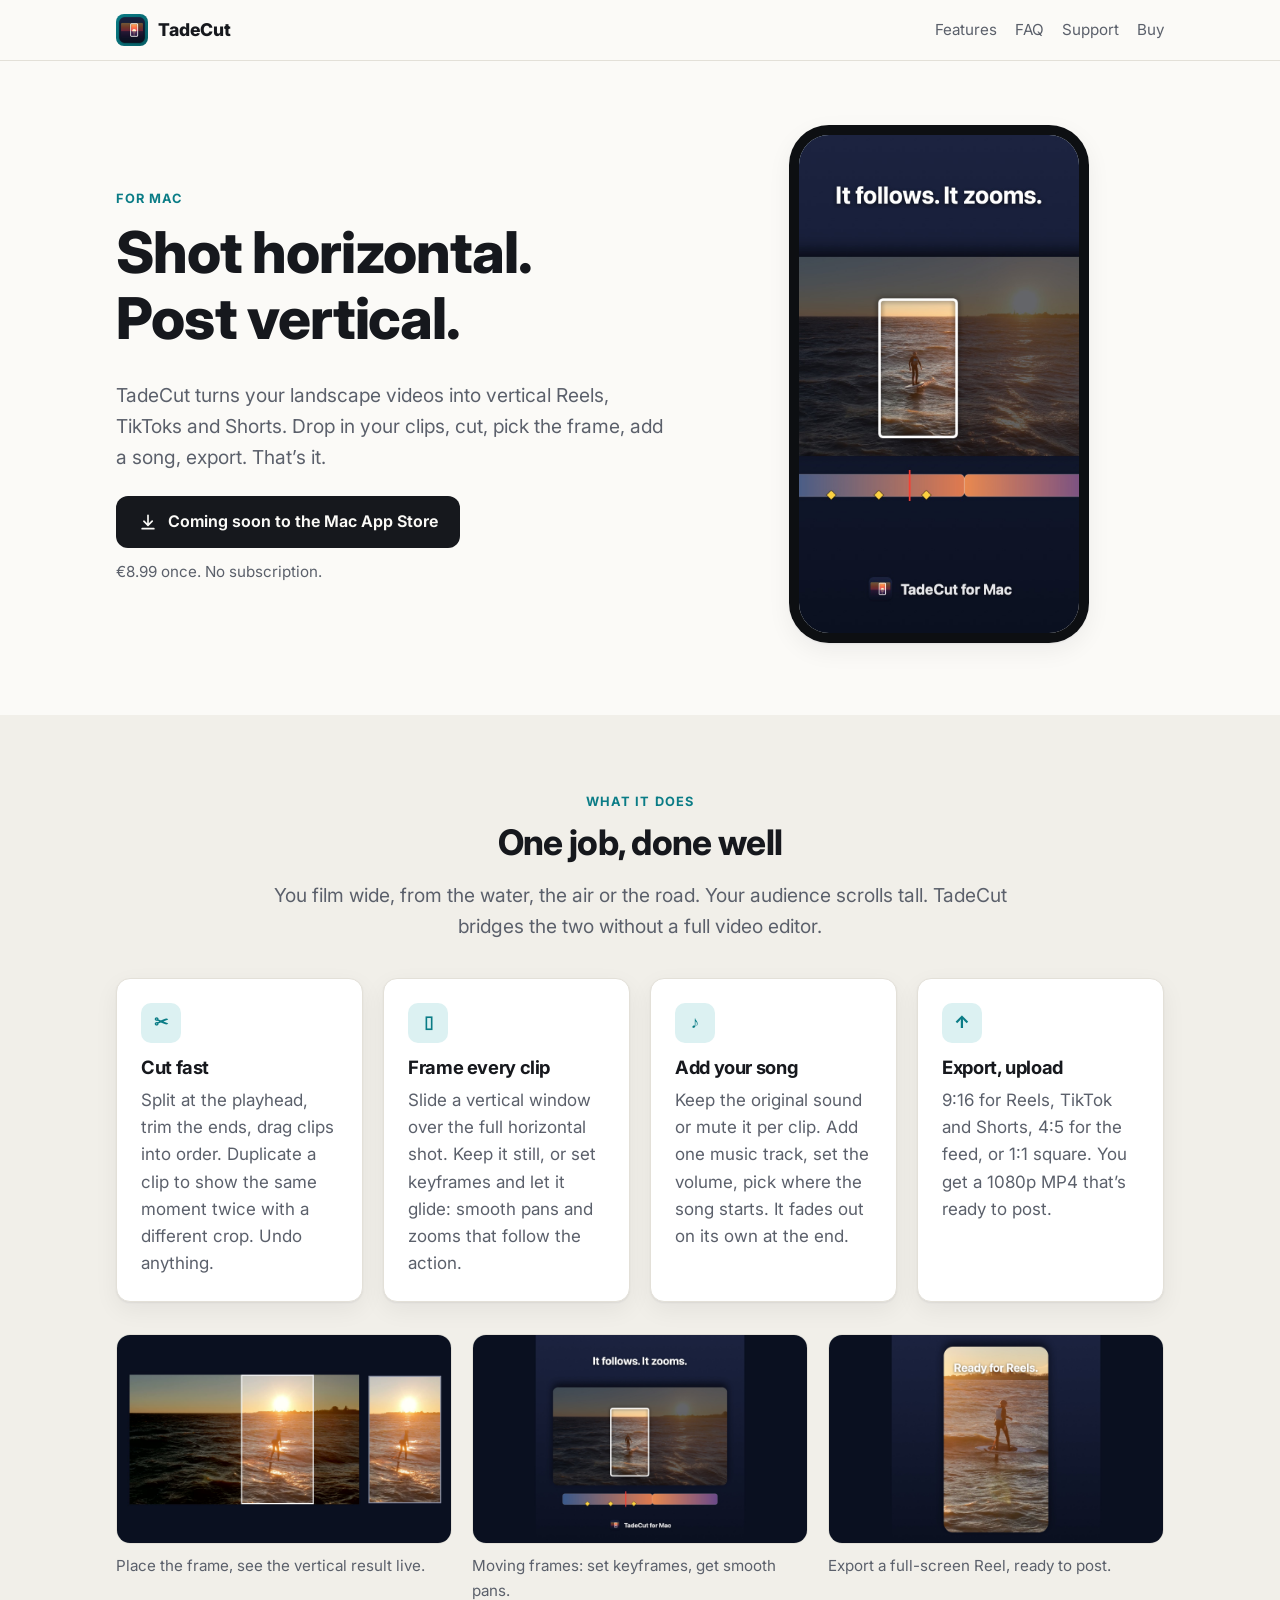
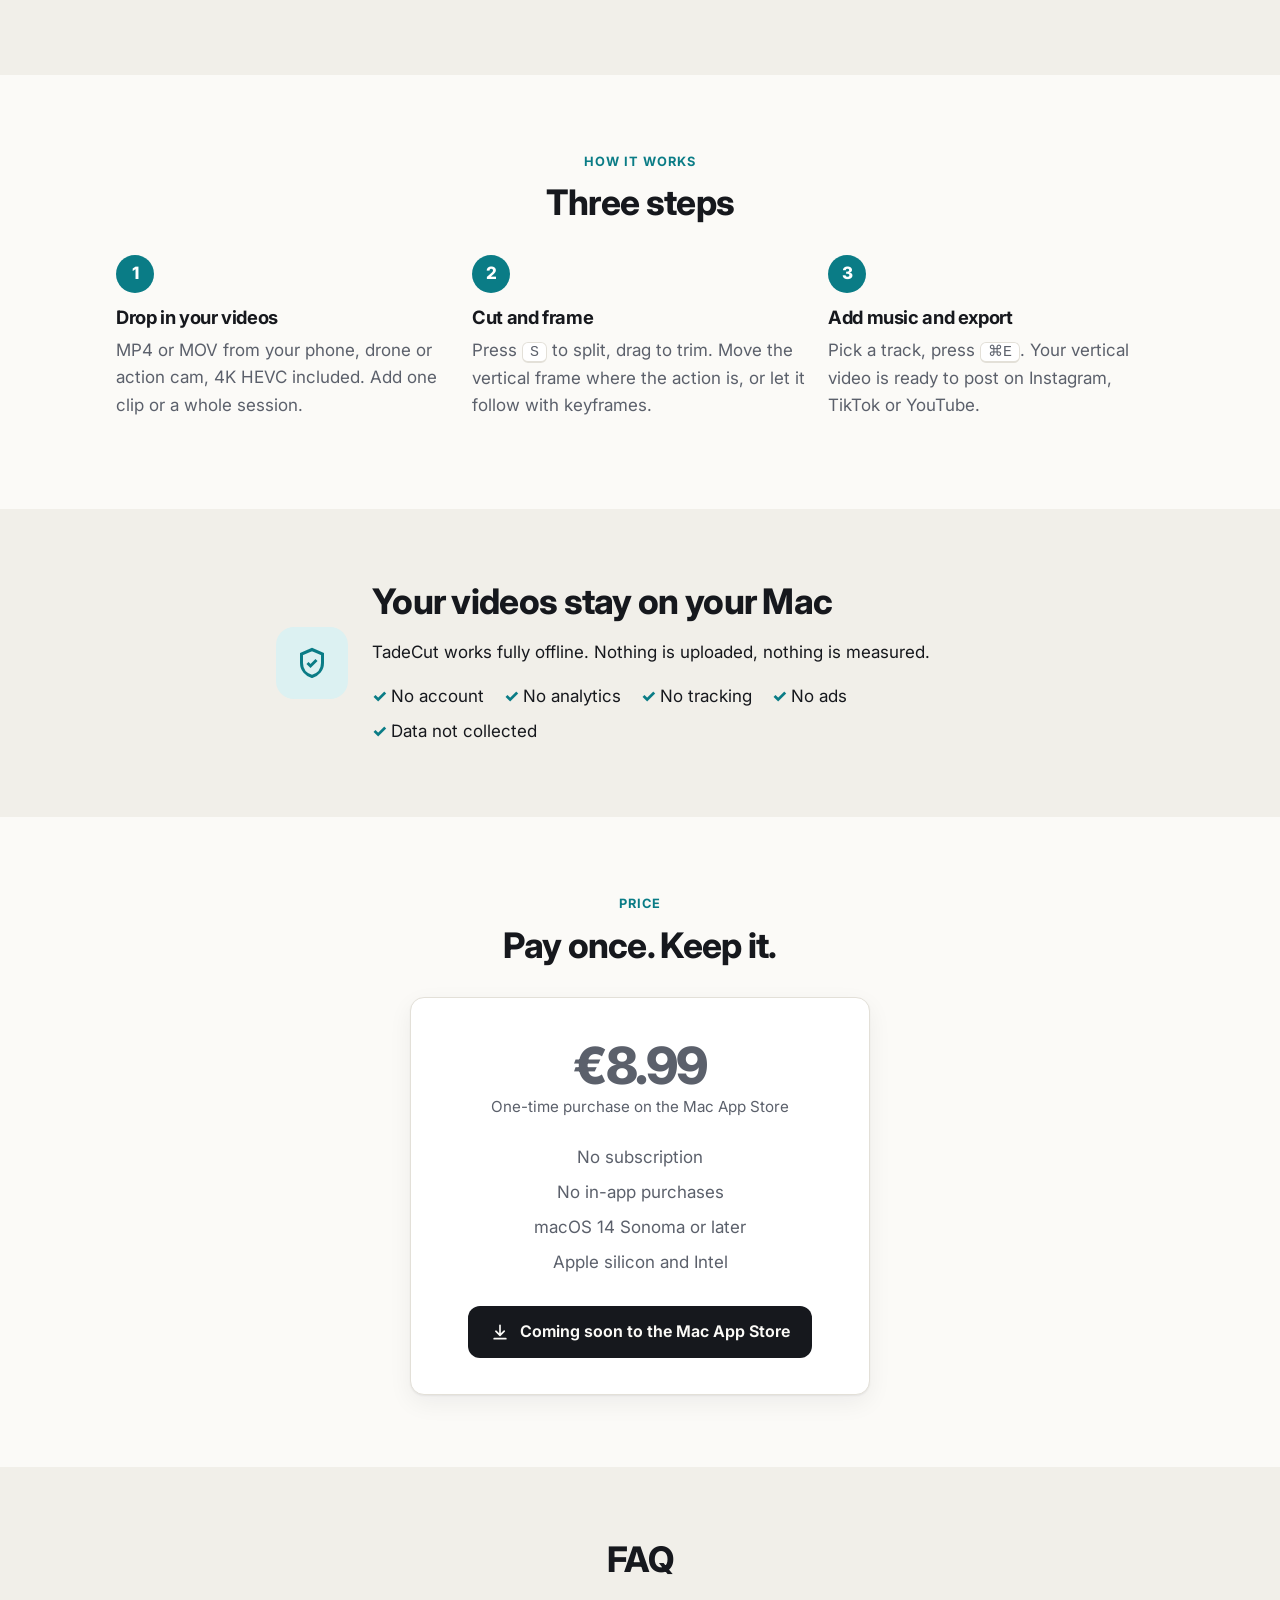
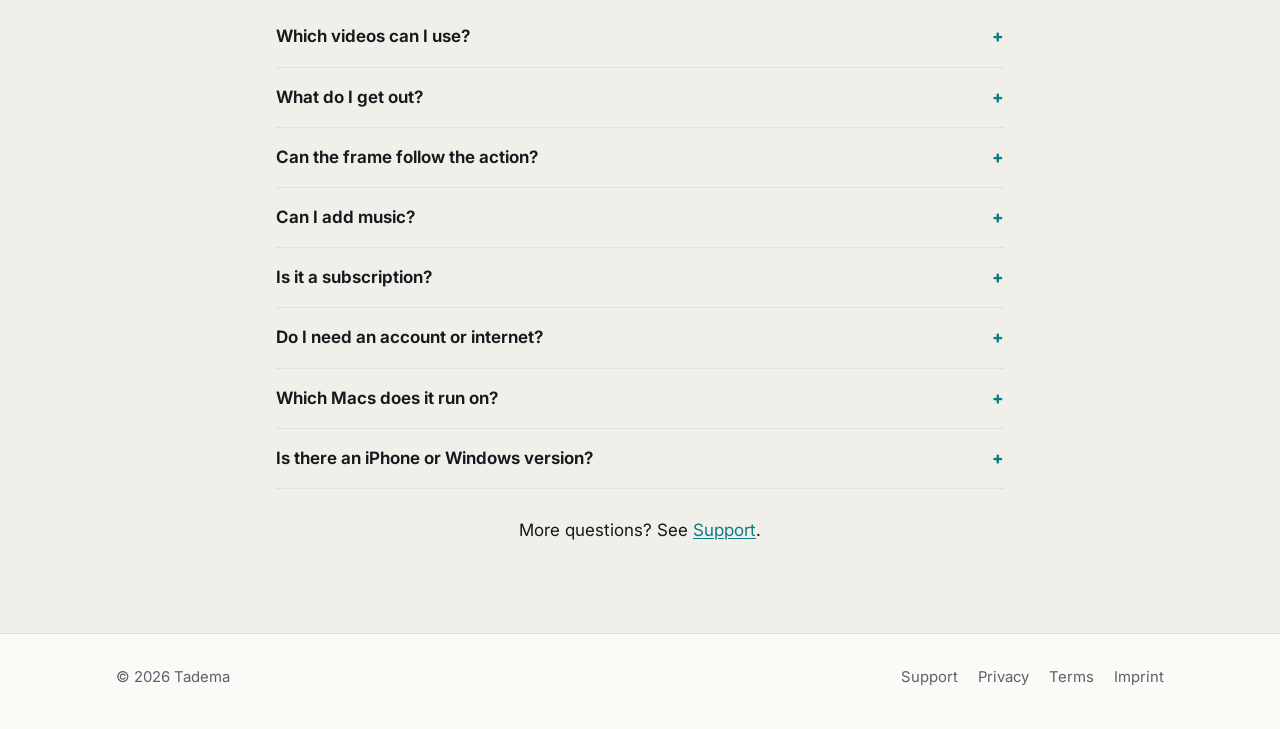
<file: index.html>
<!DOCTYPE html>
<html lang="en">
<head>
  <meta charset="utf-8">
  <meta name="viewport" content="width=device-width, initial-scale=1">
  <title>TadeCut — Shot horizontal. Post vertical.</title>
  <meta name="description" content="TadeCut is a simple Mac app that turns your horizontal videos into vertical Reels, TikToks and Shorts. Cut, frame, add music, export. €8.99 once, no subscription.">
  <meta name="color-scheme" content="light dark">
  <meta property="og:title" content="TadeCut — Shot horizontal. Post vertical.">
  <meta property="og:description" content="Turn horizontal videos into vertical Reels, TikToks and Shorts on your Mac. €8.99 once. No account, no tracking.">
  <meta property="og:image" content="assets/hero.jpg">
  <meta property="og:type" content="website">
  <link rel="icon" href="assets/icon-512.png">
  <link rel="apple-touch-icon" href="assets/icon-512.png">
  <link rel="preconnect" href="https://fonts.googleapis.com">
  <link rel="preconnect" href="https://fonts.gstatic.com" crossorigin>
  <link href="https://fonts.googleapis.com/css2?family=Inter:wght@400;600;700;800&amp;display=swap" rel="stylesheet">
  <link rel="stylesheet" href="style.css">
</head>
<body>
<a class="skip" href="#main">Skip to content</a>
<header class="site-header">
  <div class="wrap">
    <a class="brand" href="index.html"><img class="brand-icon" src="assets/icon-512.png" alt="" width="32" height="32">TadeCut</a>
    <nav class="nav" aria-label="Main">
      <a class="nav-optional" href="#features">Features</a>
      <a class="nav-optional" href="#faq">FAQ</a>
      <a href="support.html">Support</a>
      <a href="#price">Buy</a>
    </nav>
  </div>
</header>

<main id="main">
  <section class="hero">
    <div class="wrap hero-grid">
      <div>
        <span class="eyebrow">For Mac</span>
        <h1>Shot horizontal.<br>Post vertical.</h1>
        <p class="lead">TadeCut turns your landscape videos into vertical Reels, TikToks and Shorts. Drop in your clips, cut, pick the frame, add a song, export. That’s it.</p>
        <div class="hero-actions">
          <a class="btn" href="#price">
            <svg viewBox="0 0 24 24" aria-hidden="true"><path d="M12 3a1 1 0 0 1 1 1v9.59l3.3-3.3a1 1 0 1 1 1.4 1.42l-5 5a1 1 0 0 1-1.4 0l-5-5a1 1 0 0 1 1.4-1.42l3.3 3.3V4a1 1 0 0 1 1-1zM5 19a1 1 0 1 0 0 2h14a1 1 0 1 0 0-2H5z"/></svg>
            Coming soon to the Mac App Store
          </a>
          <span class="price-note">€8.99 once. No subscription.</span>
        </div>
      </div>
      <div class="phone">
        <div class="media-box ratio-9x16">
          <video autoplay muted loop playsinline poster="assets/hero.jpg">
            <source src="assets/demo.mp4" type="video/mp4">
          </video>
        </div>
      </div>
    </div>
  </section>

  <section id="features" class="section-alt">
    <div class="wrap">
      <div class="center">
        <span class="eyebrow">What it does</span>
        <h2>One job, done well</h2>
        <p class="lead">You film wide, from the water, the air or the road. Your audience scrolls tall. TadeCut bridges the two without a full video editor.</p>
      </div>
      <div class="grid grid-4 mt-36">
        <article class="card">
          <div class="icon-dot" aria-hidden="true">✂</div>
          <h3>Cut fast</h3>
          <p>Split at the playhead, trim the ends, drag clips into order. Duplicate a clip to show the same moment twice with a different crop. Undo anything.</p>
        </article>
        <article class="card">
          <div class="icon-dot" aria-hidden="true">▯</div>
          <h3>Frame every clip</h3>
          <p>Slide a vertical window over the full horizontal shot. Keep it still, or set keyframes and let it glide: smooth pans and zooms that follow the action.</p>
        </article>
        <article class="card">
          <div class="icon-dot" aria-hidden="true">♪</div>
          <h3>Add your song</h3>
          <p>Keep the original sound or mute it per clip. Add one music track, set the volume, pick where the song starts. It fades out on its own at the end.</p>
        </article>
        <article class="card">
          <div class="icon-dot" aria-hidden="true">↑</div>
          <h3>Export, upload</h3>
          <p>9:16 for Reels, TikTok and Shorts, 4:5 for the feed, or 1:1 square. You get a 1080p MP4 that’s ready to post.</p>
        </article>
      </div>

      <div class="grid grid-3 shots">
        <figure>
          <div class="media-box ratio-16x10"><img src="assets/screenshot-1.jpg" alt="A horizontal drone shot with a vertical frame on the rider, next to the vertical result" loading="lazy"></div>
          <figcaption>Place the frame, see the vertical result live.</figcaption>
        </figure>
        <figure>
          <div class="media-box ratio-16x10"><img src="assets/screenshot-2.jpg" alt="Moving frame with keyframes on a drone shot" loading="lazy"></div>
          <figcaption>Moving frames: set keyframes, get smooth pans.</figcaption>
        </figure>
        <figure>
          <div class="media-box ratio-16x10"><img src="assets/screenshot-3.jpg" alt="The finished vertical reel on a phone" loading="lazy"></div>
          <figcaption>Export a full-screen Reel, ready to post.</figcaption>
        </figure>
      </div>
    </div>
  </section>

  <section id="how">
    <div class="wrap">
      <div class="center">
        <span class="eyebrow">How it works</span>
        <h2>Three steps</h2>
      </div>
      <ol class="steps grid grid-3">
        <li>
          <h3>Drop in your videos</h3>
          <p>MP4 or MOV from your phone, drone or action cam, 4K HEVC included. Add one clip or a whole session.</p>
        </li>
        <li>
          <h3>Cut and frame</h3>
          <p>Press <kbd>S</kbd> to split, drag to trim. Move the vertical frame where the action is, or let it follow with keyframes.</p>
        </li>
        <li>
          <h3>Add music and export</h3>
          <p>Pick a track, press <kbd>⌘E</kbd>. Your vertical video is ready to post on Instagram, TikTok or YouTube.</p>
        </li>
      </ol>
    </div>
  </section>

  <section class="section-alt" id="privacy">
    <div class="wrap narrow privacy-band">
      <div class="shield" aria-hidden="true">
        <svg viewBox="0 0 24 24"><path d="M12 3l7 3v6c0 4.5-3 7.8-7 9-4-1.2-7-4.5-7-9V6l7-3z"/><path d="M9 12l2 2 4-4"/></svg>
      </div>
      <div>
        <h2>Your videos stay on your Mac</h2>
        <p>TadeCut works fully offline. Nothing is uploaded, nothing is measured.</p>
        <ul class="checks">
          <li>No account</li>
          <li>No analytics</li>
          <li>No tracking</li>
          <li>No ads</li>
          <li>Data not collected</li>
        </ul>
      </div>
    </div>
  </section>

  <section id="price">
    <div class="wrap center">
      <span class="eyebrow">Price</span>
      <h2>Pay once. Keep it.</h2>
      <div class="card price-card">
        <p class="price">€8.99</p>
        <p class="meta">One-time purchase on the Mac App Store</p>
        <ul>
          <li>No subscription</li>
          <li>No in-app purchases</li>
          <li>macOS 14 Sonoma or later</li>
          <li>Apple silicon and Intel</li>
        </ul>
        <a class="btn" href="#price">
          <svg viewBox="0 0 24 24" aria-hidden="true"><path d="M12 3a1 1 0 0 1 1 1v9.59l3.3-3.3a1 1 0 1 1 1.4 1.42l-5 5a1 1 0 0 1-1.4 0l-5-5a1 1 0 0 1 1.4-1.42l3.3 3.3V4a1 1 0 0 1 1-1zM5 19a1 1 0 1 0 0 2h14a1 1 0 1 0 0-2H5z"/></svg>
          Coming soon to the Mac App Store
        </a>
      </div>
    </div>
  </section>

  <section id="faq" class="section-alt">
    <div class="wrap narrow">
      <h2 class="center">FAQ</h2>
      <div class="faq">
        <details>
          <summary>Which videos can I use?</summary>
          <p>Any normal Mac video: MP4 and MOV, including 4K HEVC from drones, phones and action cams.</p>
        </details>
        <details>
          <summary>What do I get out?</summary>
          <p>A 1080p MP4 (H.264 video, AAC audio) in 9:16, 4:5 or 1:1. It uploads straight to Instagram, TikTok and YouTube Shorts.</p>
        </details>
        <details>
          <summary>Can the frame follow the action?</summary>
          <p>Yes. Switch a clip to Moving, set a few keyframes, and the frame glides smoothly between them, panning and zooming as you set it.</p>
        </details>
        <details>
          <summary>Can I add music?</summary>
          <p>Yes, one music track per project. You set the volume and where in the song it starts, and it fades out at the end. Make sure you have the rights to the music you use.</p>
        </details>
        <details>
          <summary>Is it a subscription?</summary>
          <p>No. €8.99 once on the Mac App Store, with no in-app purchases.</p>
        </details>
        <details>
          <summary>Do I need an account or internet?</summary>
          <p>No. TadeCut works fully offline and has no sign-in. Your videos never leave your Mac.</p>
        </details>
        <details>
          <summary>Which Macs does it run on?</summary>
          <p>Any Mac with macOS 14 Sonoma or later, Apple silicon or Intel.</p>
        </details>
        <details>
          <summary>Is there an iPhone or Windows version?</summary>
          <p>No, TadeCut is a Mac app.</p>
        </details>
      </div>
      <p class="center mt-28">More questions? See <a href="support.html">Support</a>.</p>
    </div>
  </section>
</main>

<footer class="site-footer">
  <div class="wrap">
    <span>© 2026 Tadema</span>
    <nav aria-label="Footer">
      <a href="support.html">Support</a>
      <a href="privacy.html">Privacy</a>
      <a href="terms.html">Terms</a>
      <a href="imprint.html">Imprint</a>
    </nav>
  </div>
</footer>
</body>
</html>
</file>
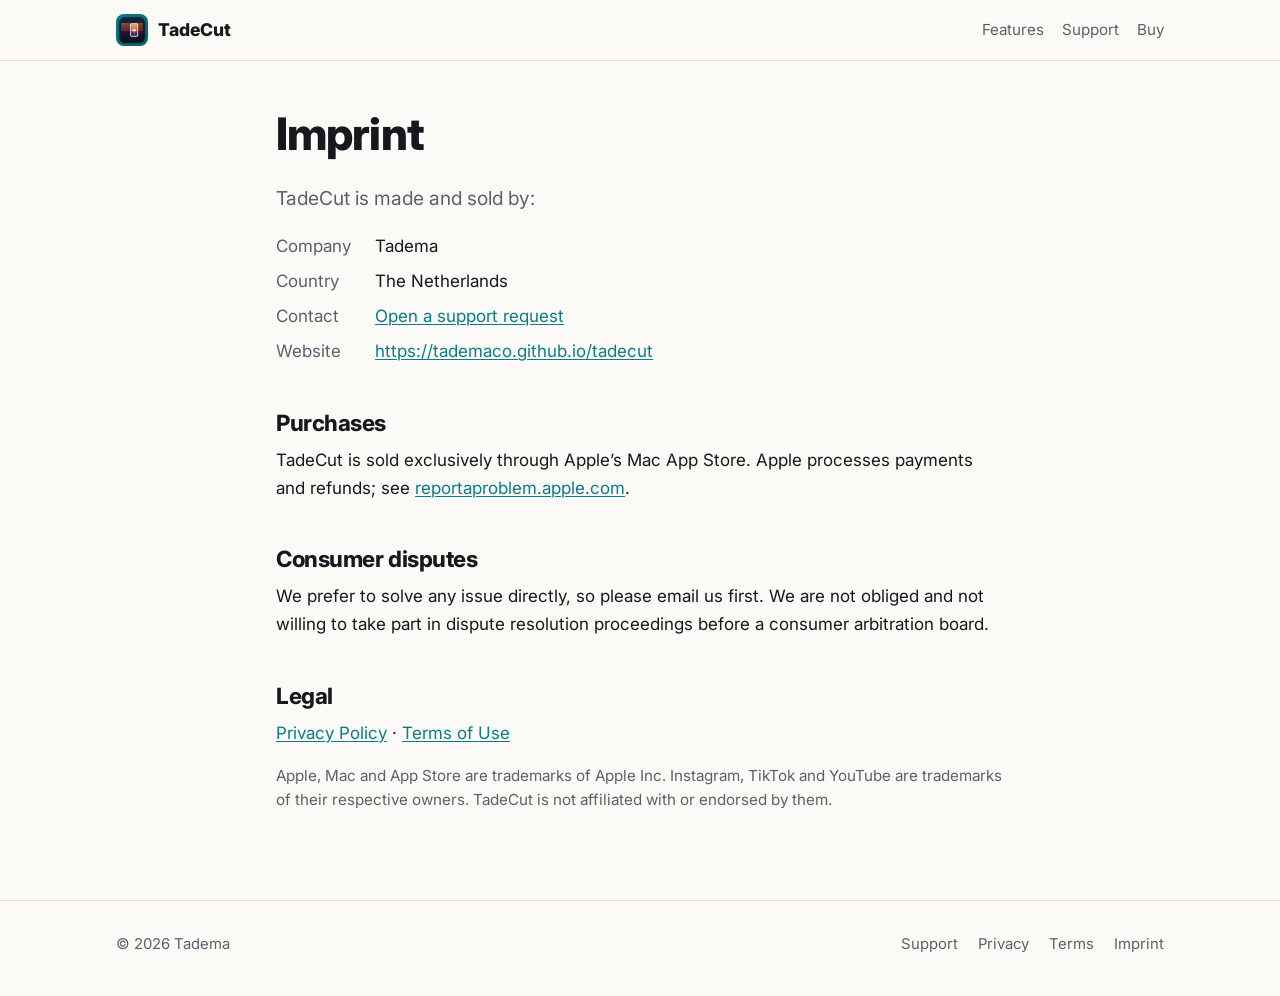
<file: imprint.html>
<!DOCTYPE html>
<html lang="en">
<head>
  <meta charset="utf-8">
  <meta name="viewport" content="width=device-width, initial-scale=1">
  <title>Imprint — TadeCut</title>
  <meta name="description" content="Company and contact information for TadeCut.">
  <meta name="color-scheme" content="light dark">
  <link rel="icon" href="assets/icon-512.png">
  <link rel="preconnect" href="https://fonts.googleapis.com">
  <link rel="preconnect" href="https://fonts.gstatic.com" crossorigin>
  <link href="https://fonts.googleapis.com/css2?family=Inter:wght@400;600;700;800&amp;display=swap" rel="stylesheet">
  <link rel="stylesheet" href="style.css">
</head>
<body>
<a class="skip" href="#main">Skip to content</a>
<header class="site-header">
  <div class="wrap">
    <a class="brand" href="index.html"><img class="brand-icon" src="assets/icon-512.png" alt="" width="32" height="32">TadeCut</a>
    <nav class="nav" aria-label="Main">
      <a class="nav-optional" href="index.html#features">Features</a>
      <a href="support.html">Support</a>
      <a href="index.html#price">Buy</a>
    </nav>
  </div>
</header>

<main id="main" class="doc">
  <div class="wrap narrow">
    <h1>Imprint</h1>
    <p class="lead">TadeCut is made and sold by:</p>

    <dl class="facts">
      <dt>Company</dt><dd>Tadema</dd>
      <dt>Country</dt><dd>The Netherlands</dd>
      <dt>Contact</dt><dd><a href="https://github.com/tademaco/tadecut/issues/new/choose">Open a support request</a></dd>
      <dt>Website</dt><dd><a href="index.html">https://tademaco.github.io/tadecut</a></dd>
    </dl>

    <h2>Purchases</h2>
    <p>TadeCut is sold exclusively through Apple’s Mac App Store. Apple processes payments and refunds; see <a href="https://reportaproblem.apple.com">reportaproblem.apple.com</a>.</p>

    <h2>Consumer disputes</h2>
    <p>We prefer to solve any issue directly, so please email us first. We are not obliged and not willing to take part in dispute resolution proceedings before a consumer arbitration board. <!-- REVIEW: adjust if you join a geschillencommissie. --></p>

    <h2>Legal</h2>
    <p><a href="privacy.html">Privacy Policy</a> · <a href="terms.html">Terms of Use</a></p>
    <p class="meta">Apple, Mac and App Store are trademarks of Apple Inc. Instagram, TikTok and YouTube are trademarks of their respective owners. TadeCut is not affiliated with or endorsed by them.</p>
  </div>
</main>

<footer class="site-footer">
  <div class="wrap">
    <span>© 2026 Tadema</span>
    <nav aria-label="Footer">
      <a href="support.html">Support</a>
      <a href="privacy.html">Privacy</a>
      <a href="terms.html">Terms</a>
      <a href="imprint.html" aria-current="page">Imprint</a>
    </nav>
  </div>
</footer>
</body>
</html>
</file>
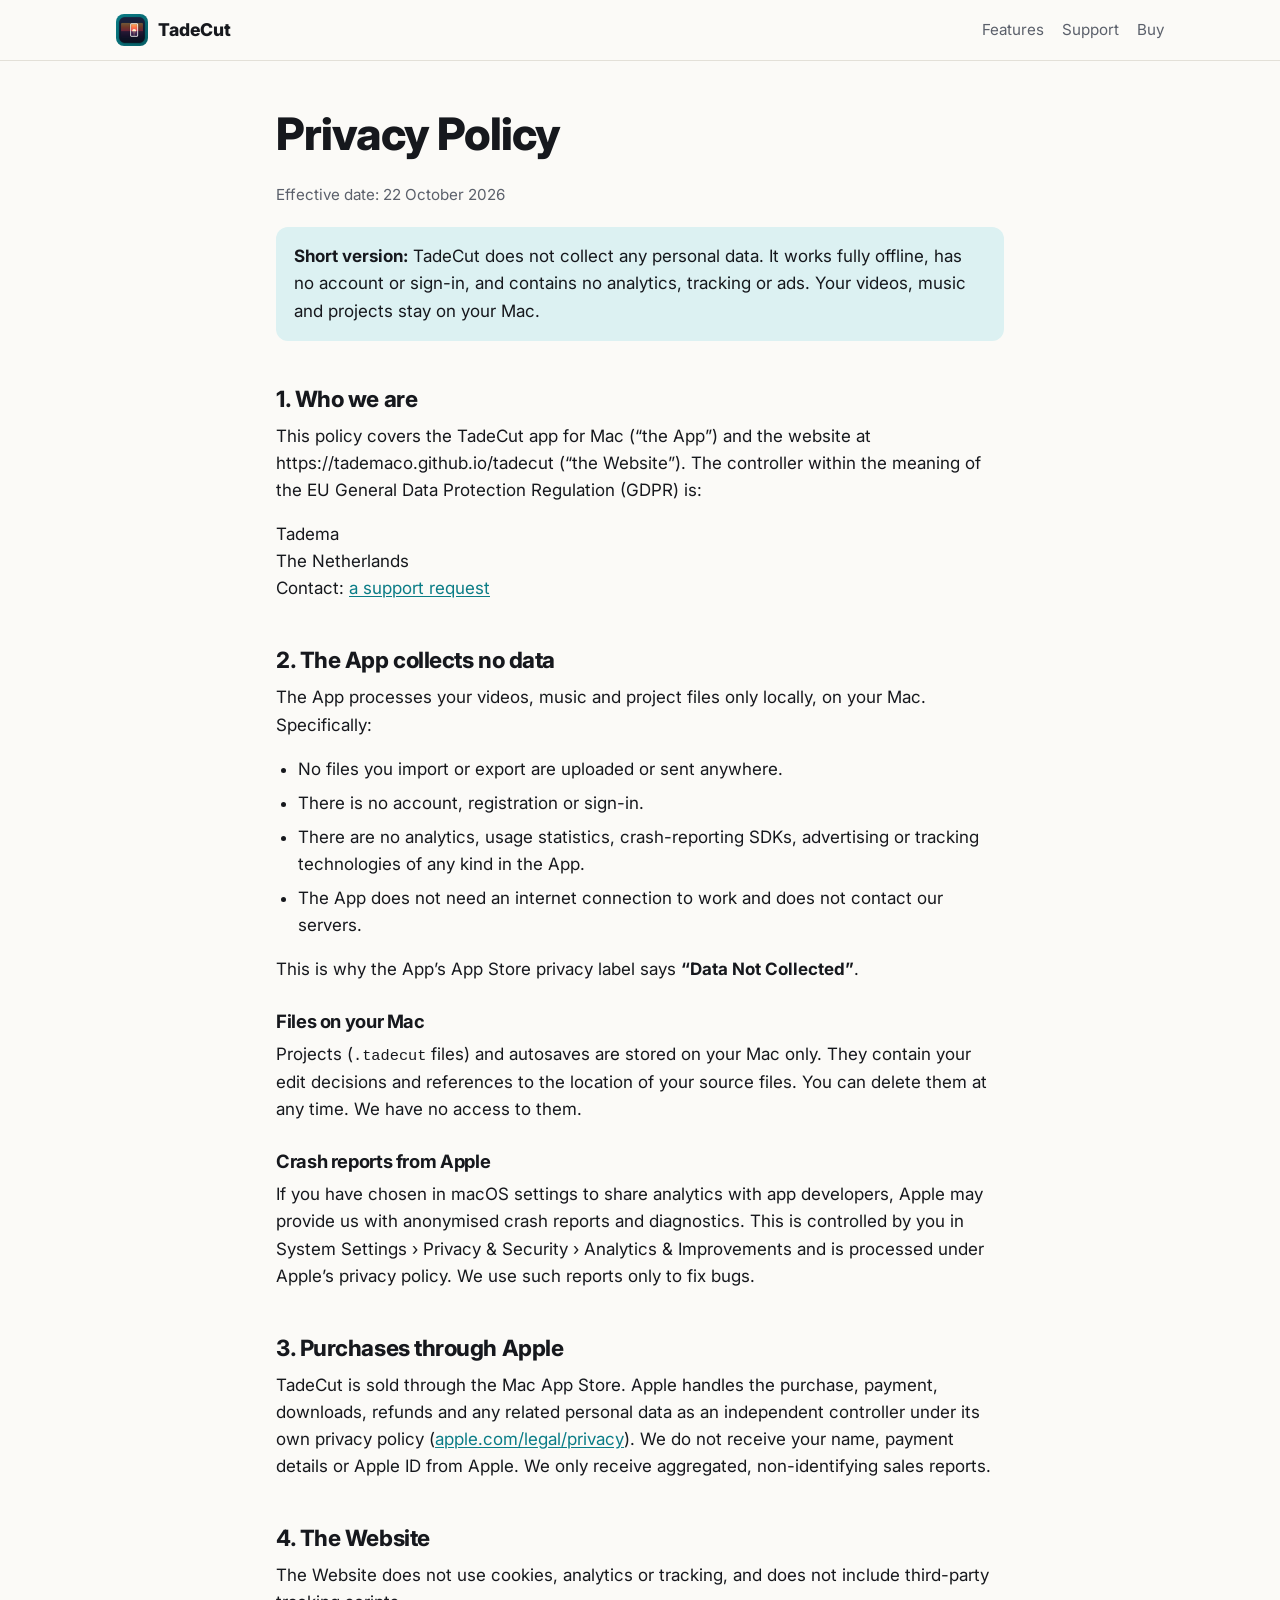
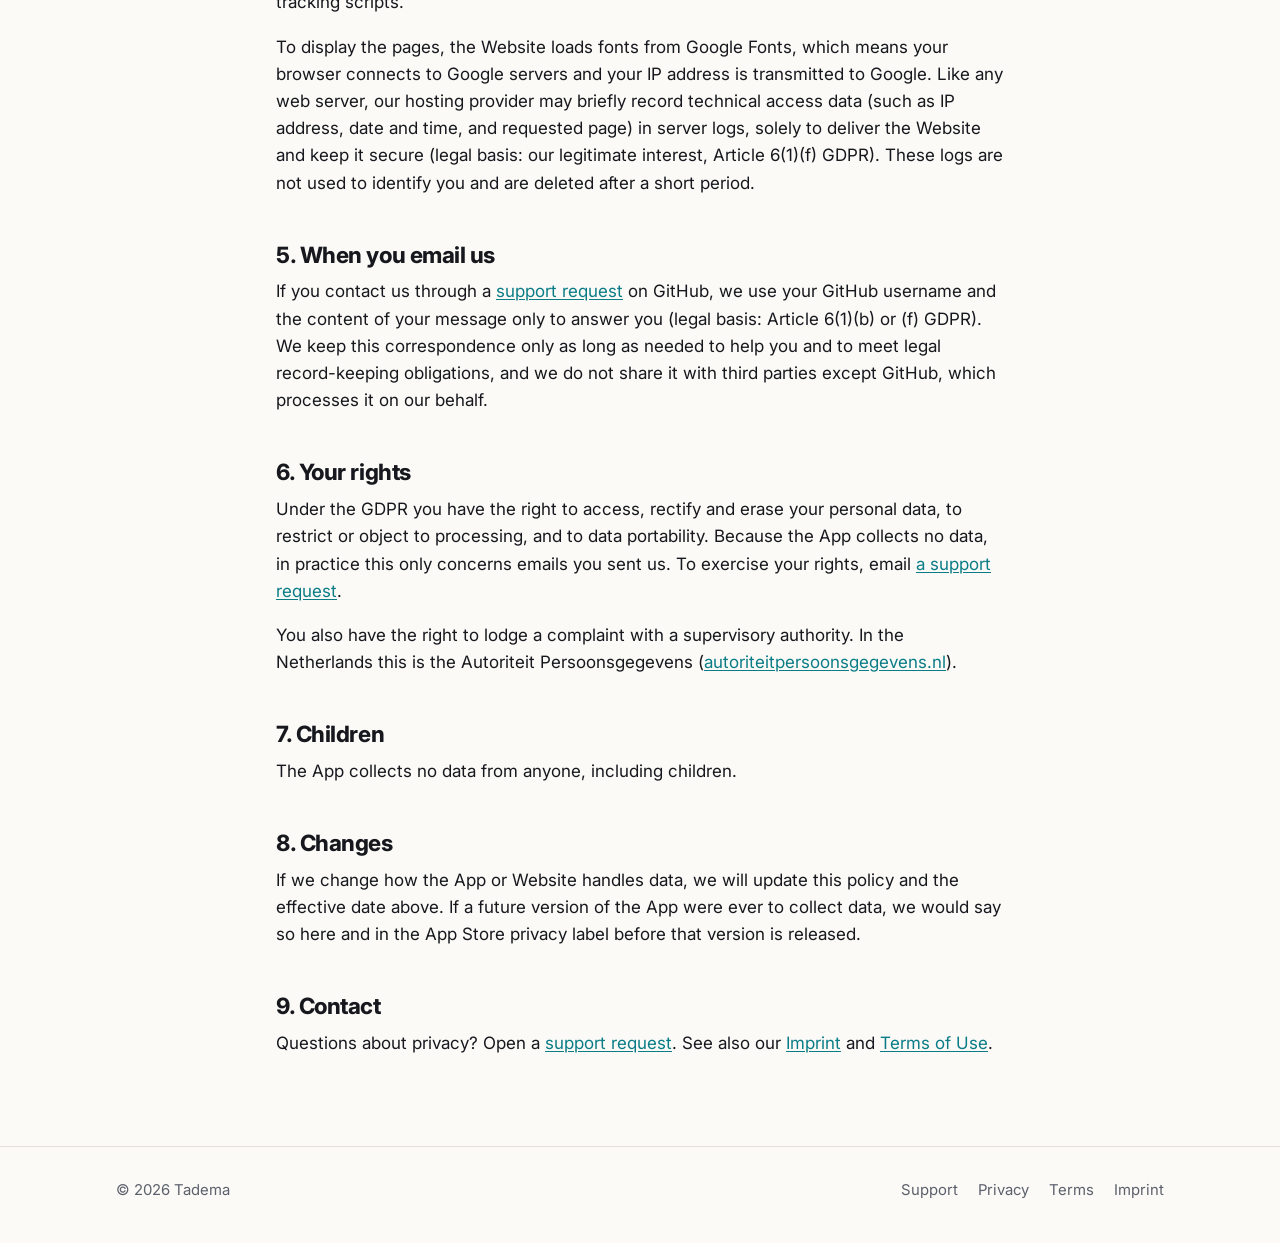
<file: privacy.html>
<!DOCTYPE html>
<html lang="en">
<head>
  <meta charset="utf-8">
  <meta name="viewport" content="width=device-width, initial-scale=1">
  <title>Privacy Policy — TadeCut</title>
  <meta name="description" content="TadeCut collects no data. Your videos never leave your Mac.">
  <meta name="color-scheme" content="light dark">
  <link rel="icon" href="assets/icon-512.png">
  <link rel="preconnect" href="https://fonts.googleapis.com">
  <link rel="preconnect" href="https://fonts.gstatic.com" crossorigin>
  <link href="https://fonts.googleapis.com/css2?family=Inter:wght@400;600;700;800&amp;display=swap" rel="stylesheet">
  <link rel="stylesheet" href="style.css">
</head>
<body>
<a class="skip" href="#main">Skip to content</a>
<header class="site-header">
  <div class="wrap">
    <a class="brand" href="index.html"><img class="brand-icon" src="assets/icon-512.png" alt="" width="32" height="32">TadeCut</a>
    <nav class="nav" aria-label="Main">
      <a class="nav-optional" href="index.html#features">Features</a>
      <a href="support.html">Support</a>
      <a href="index.html#price">Buy</a>
    </nav>
  </div>
</header>

<main id="main" class="doc">
  <div class="wrap narrow">
    <h1>Privacy Policy</h1>
    <p class="meta">Effective date: 22 October 2026</p>

    <div class="note">
      <p><strong>Short version:</strong> TadeCut does not collect any personal data. It works fully offline, has no account or sign-in, and contains no analytics, tracking or ads. Your videos, music and projects stay on your Mac.</p>
    </div>

    <h2>1. Who we are</h2>
    <p>This policy covers the TadeCut app for Mac (“the App”) and the website at https://tademaco.github.io/tadecut (“the Website”). The controller within the meaning of the EU General Data Protection Regulation (GDPR) is:</p>
    <p>Tadema<br>The Netherlands<br>Contact: <a href="https://github.com/tademaco/tadecut/issues/new/choose">a support request</a></p>

    <h2>2. The App collects no data</h2>
    <p>The App processes your videos, music and project files only locally, on your Mac. Specifically:</p>
    <ul>
      <li>No files you import or export are uploaded or sent anywhere.</li>
      <li>There is no account, registration or sign-in.</li>
      <li>There are no analytics, usage statistics, crash-reporting SDKs, advertising or tracking technologies of any kind in the App.</li>
      <li>The App does not need an internet connection to work and does not contact our servers.</li>
    </ul>
    <p>This is why the App’s App Store privacy label says <strong>“Data Not Collected”</strong>.</p>

    <h3>Files on your Mac</h3>
    <p>Projects (<code>.tadecut</code> files) and autosaves are stored on your Mac only. They contain your edit decisions and references to the location of your source files. You can delete them at any time. We have no access to them.</p>

    <h3>Crash reports from Apple</h3>
    <p>If you have chosen in macOS settings to share analytics with app developers, Apple may provide us with anonymised crash reports and diagnostics. This is controlled by you in System Settings › Privacy &amp; Security › Analytics &amp; Improvements and is processed under Apple’s privacy policy. We use such reports only to fix bugs.</p>

    <h2>3. Purchases through Apple</h2>
    <p>TadeCut is sold through the Mac App Store. Apple handles the purchase, payment, downloads, refunds and any related personal data as an independent controller under its own privacy policy (<a href="https://www.apple.com/legal/privacy/">apple.com/legal/privacy</a>). We do not receive your name, payment details or Apple ID from Apple. We only receive aggregated, non-identifying sales reports.</p>

    <h2>4. The Website</h2>
    <p>The Website does not use cookies, analytics or tracking, and does not include third-party tracking scripts.</p>
    <p>To display the pages, the Website loads fonts from Google Fonts, which means your browser connects to Google servers and your IP address is transmitted to Google. <!-- REVIEW: remove this paragraph if fonts are self-hosted. --> Like any web server, our hosting provider may briefly record technical access data (such as IP address, date and time, and requested page) in server logs, solely to deliver the Website and keep it secure (legal basis: our legitimate interest, Article 6(1)(f) GDPR). These logs are not used to identify you and are deleted after a short period.</p>

    <h2>5. When you email us</h2>
    <p>If you contact us through a <a href="https://github.com/tademaco/tadecut/issues/new/choose">support request</a> on GitHub, we use your GitHub username and the content of your message only to answer you (legal basis: Article 6(1)(b) or (f) GDPR). We keep this correspondence only as long as needed to help you and to meet legal record-keeping obligations, and we do not share it with third parties except GitHub, which processes it on our behalf.</p>

    <h2>6. Your rights</h2>
    <p>Under the GDPR you have the right to access, rectify and erase your personal data, to restrict or object to processing, and to data portability. Because the App collects no data, in practice this only concerns emails you sent us. To exercise your rights, email <a href="https://github.com/tademaco/tadecut/issues/new/choose">a support request</a>.</p>
    <p>You also have the right to lodge a complaint with a supervisory authority. In the Netherlands this is the Autoriteit Persoonsgegevens (<a href="https://autoriteitpersoonsgegevens.nl">autoriteitpersoonsgegevens.nl</a>).</p>

    <h2>7. Children</h2>
    <p>The App collects no data from anyone, including children.</p>

    <h2>8. Changes</h2>
    <p>If we change how the App or Website handles data, we will update this policy and the effective date above. If a future version of the App were ever to collect data, we would say so here and in the App Store privacy label before that version is released.</p>

    <h2>9. Contact</h2>
    <p>Questions about privacy? Open a <a href="https://github.com/tademaco/tadecut/issues/new/choose">support request</a>. See also our <a href="imprint.html">Imprint</a> and <a href="terms.html">Terms of Use</a>.</p>
  </div>
</main>

<footer class="site-footer">
  <div class="wrap">
    <span>© 2026 Tadema</span>
    <nav aria-label="Footer">
      <a href="support.html">Support</a>
      <a href="privacy.html" aria-current="page">Privacy</a>
      <a href="terms.html">Terms</a>
      <a href="imprint.html">Imprint</a>
    </nav>
  </div>
</footer>
</body>
</html>
</file>
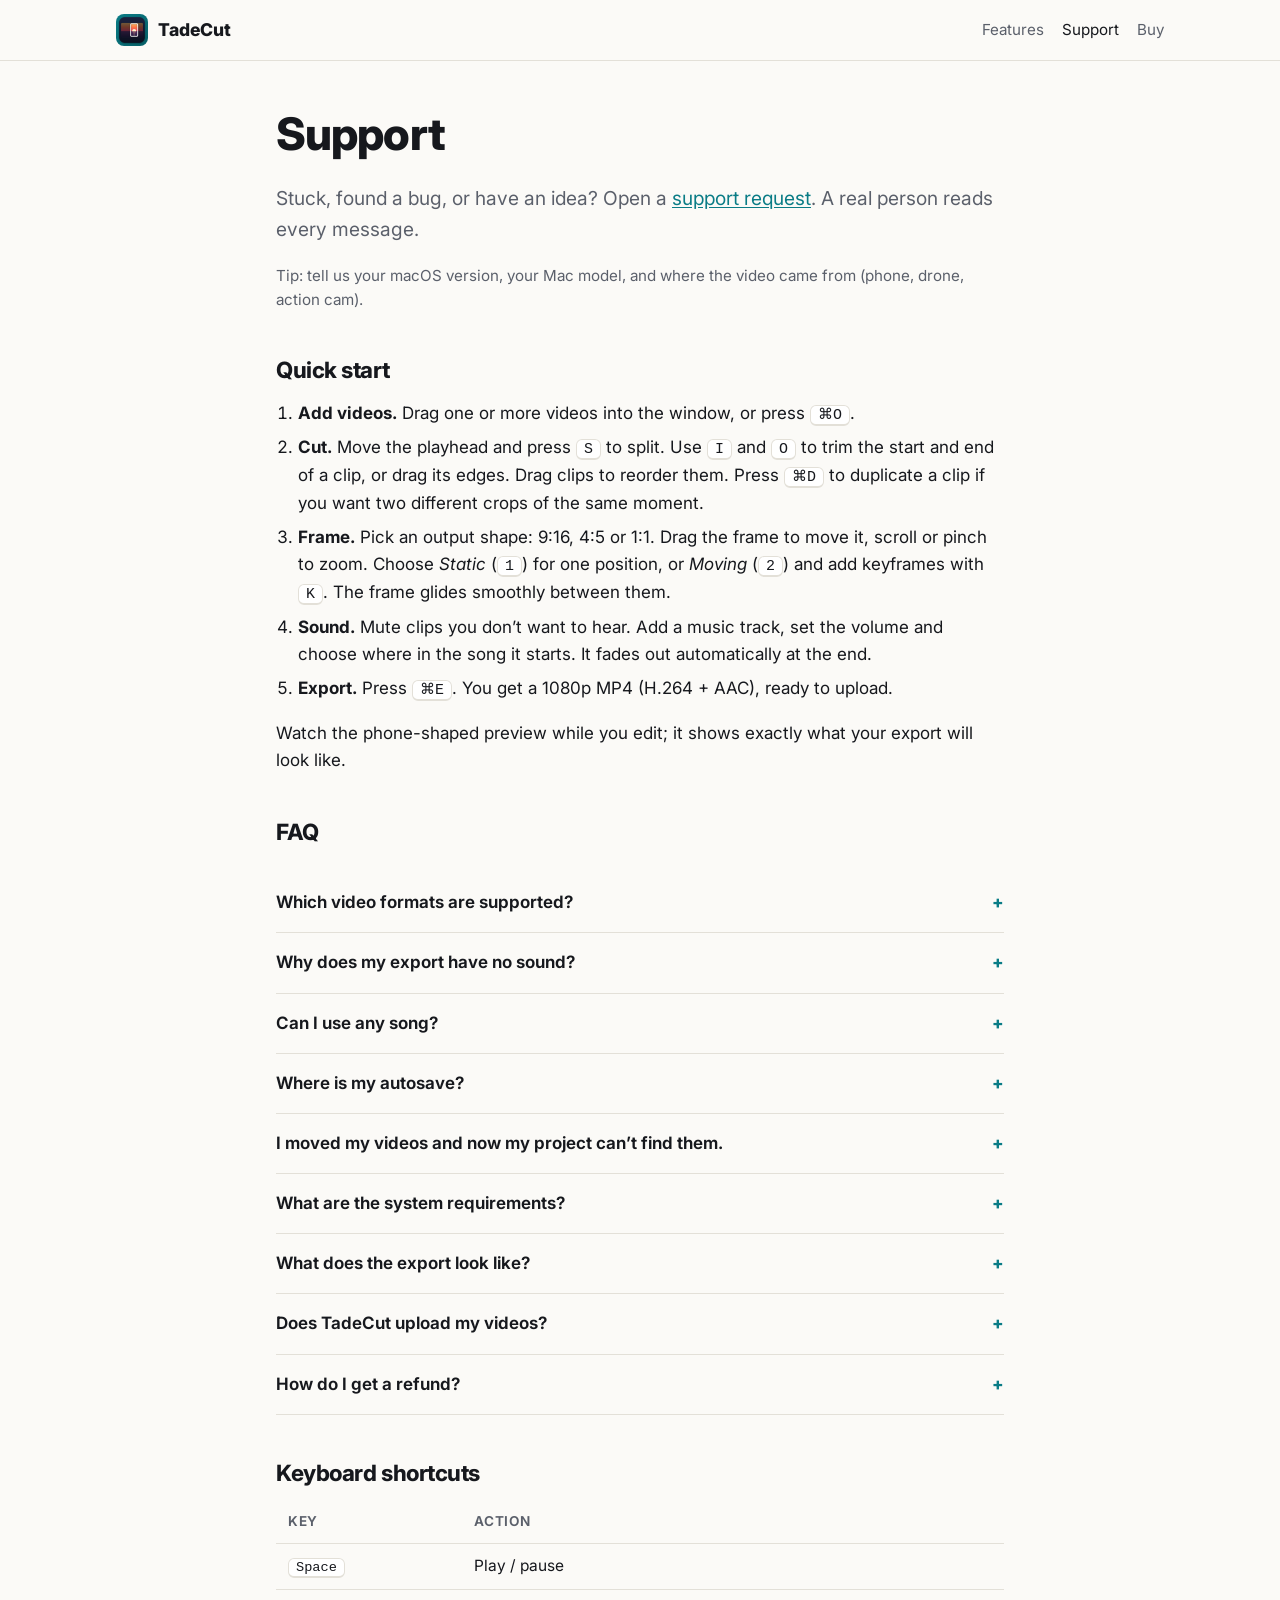
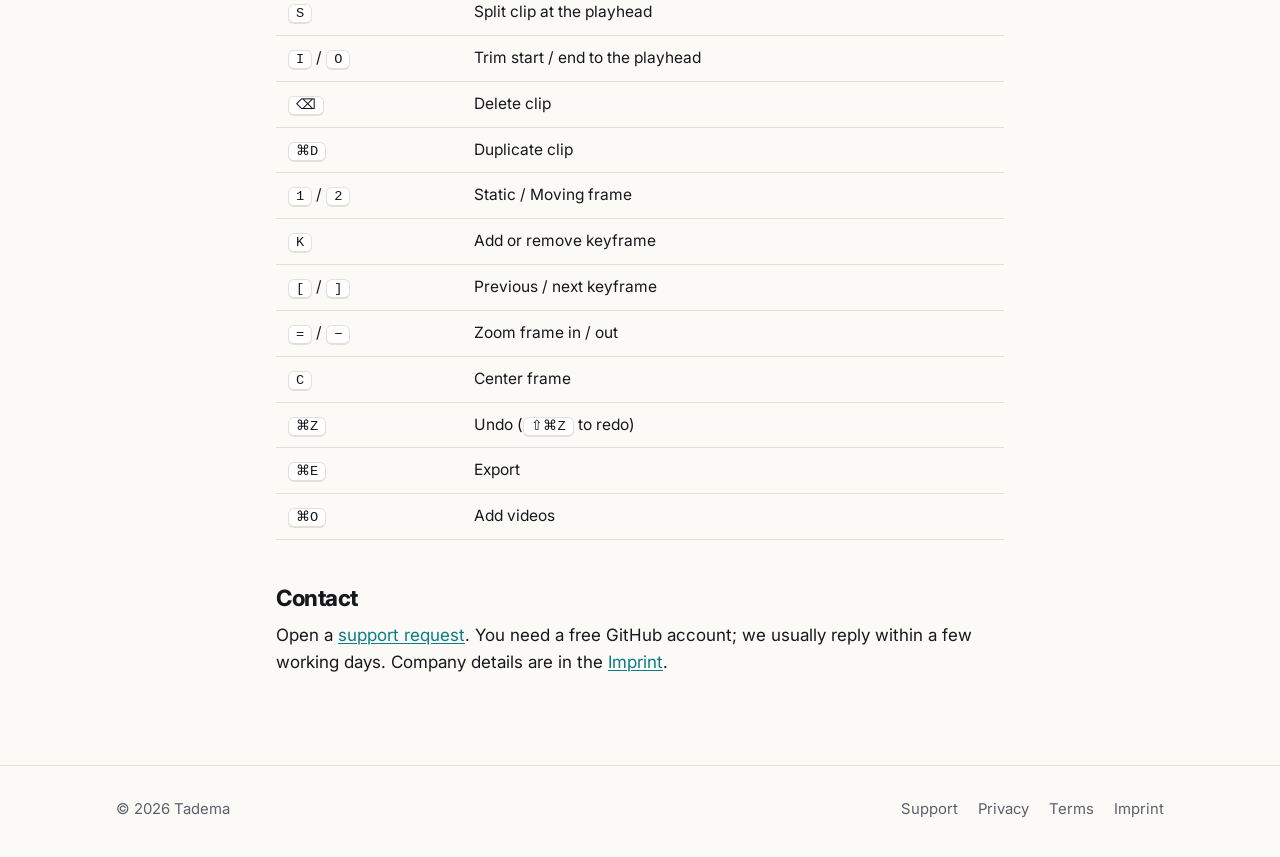
<file: support.html>
<!DOCTYPE html>
<html lang="en">
<head>
  <meta charset="utf-8">
  <meta name="viewport" content="width=device-width, initial-scale=1">
  <title>Support — TadeCut</title>
  <meta name="description" content="Help for TadeCut: quick start, FAQ, keyboard shortcuts and contact.">
  <meta name="color-scheme" content="light dark">
  <link rel="icon" href="assets/icon-512.png">
  <link rel="preconnect" href="https://fonts.googleapis.com">
  <link rel="preconnect" href="https://fonts.gstatic.com" crossorigin>
  <link href="https://fonts.googleapis.com/css2?family=Inter:wght@400;600;700;800&amp;display=swap" rel="stylesheet">
  <link rel="stylesheet" href="style.css">
</head>
<body>
<a class="skip" href="#main">Skip to content</a>
<header class="site-header">
  <div class="wrap">
    <a class="brand" href="index.html"><img class="brand-icon" src="assets/icon-512.png" alt="" width="32" height="32">TadeCut</a>
    <nav class="nav" aria-label="Main">
      <a class="nav-optional" href="index.html#features">Features</a>
      <a href="support.html" aria-current="page">Support</a>
      <a href="index.html#price">Buy</a>
    </nav>
  </div>
</header>

<main id="main" class="doc">
  <div class="wrap narrow">
    <h1>Support</h1>
    <p class="lead">Stuck, found a bug, or have an idea? Open a <a href="https://github.com/tademaco/tadecut/issues/new/choose">support request</a>. A real person reads every message.</p>
    <p class="meta">Tip: tell us your macOS version, your Mac model, and where the video came from (phone, drone, action cam).</p>

    <h2 id="quick-start">Quick start</h2>
    <ol>
      <li><strong>Add videos.</strong> Drag one or more videos into the window, or press <kbd>⌘O</kbd>.</li>
      <li><strong>Cut.</strong> Move the playhead and press <kbd>S</kbd> to split. Use <kbd>I</kbd> and <kbd>O</kbd> to trim the start and end of a clip, or drag its edges. Drag clips to reorder them. Press <kbd>⌘D</kbd> to duplicate a clip if you want two different crops of the same moment.</li>
      <li><strong>Frame.</strong> Pick an output shape: 9:16, 4:5 or 1:1. Drag the frame to move it, scroll or pinch to zoom. Choose <em>Static</em> (<kbd>1</kbd>) for one position, or <em>Moving</em> (<kbd>2</kbd>) and add keyframes with <kbd>K</kbd>. The frame glides smoothly between them.</li>
      <li><strong>Sound.</strong> Mute clips you don’t want to hear. Add a music track, set the volume and choose where in the song it starts. It fades out automatically at the end.</li>
      <li><strong>Export.</strong> Press <kbd>⌘E</kbd>. You get a 1080p MP4 (H.264 + AAC), ready to upload.</li>
    </ol>
    <p>Watch the phone-shaped preview while you edit; it shows exactly what your export will look like.</p>

    <h2 id="faq">FAQ</h2>
    <div class="faq">
      <details>
        <summary>Which video formats are supported?</summary>
        <p>Any normal Mac video: MP4 and MOV, including H.264 and HEVC (H.265), up to 4K, from phones, drones and action cams. If QuickTime Player on your Mac can play it, TadeCut can usually open it.</p>
      </details>
      <details>
        <summary>Why does my export have no sound?</summary>
        <p>Two common reasons: the clip is muted in TadeCut (check the mute toggle on each clip), or the source video has no audio track at all. Many drones record without sound. Add a music track if you want audio.</p>
      </details>
      <details>
        <summary>Can I use any song?</summary>
        <p>TadeCut will let you add any audio file, but you need the rights to use it. Commercial songs are usually licensed for personal listening only. Instagram, TikTok and YouTube may mute or remove videos with unlicensed music. Royalty-free music, or adding the platform’s own licensed audio in their app after uploading, are safer choices.</p>
      </details>
      <details>
        <summary>Where is my autosave?</summary>
        <p>TadeCut saves your work automatically while you edit and restores it when you reopen the app. The autosave lives in the app’s own Application Support folder on your Mac (for the App Store version: <code>~/Library/Containers/co.tadema.TadeCut/Data/Library/Application Support/TadeCut/Autosave.tadecut</code>). To keep a project, use File › Save Project (<kbd>⌘S</kbd>) to create your own <code>.tadecut</code> file.</p>
      </details>
      <details>
        <summary>I moved my videos and now my project can’t find them.</summary>
        <p>A <code>.tadecut</code> project doesn’t contain your videos; it remembers where they are on your Mac. If you move, rename or delete the source files (or unplug the drive they are on), the project can’t find them. Put the files back in their original location, or reconnect the drive, and open the project again.</p>
      </details>
      <details>
        <summary>What are the system requirements?</summary>
        <p>macOS 14 Sonoma or later, on a Mac with Apple silicon or Intel. Editing 4K HEVC is smoothest on Apple silicon.</p>
      </details>
      <details>
        <summary>What does the export look like?</summary>
        <p>A 1080p MP4 file with H.264 video and AAC audio, in the shape you picked: 9:16 (1080×1920), 4:5 (1080×1350) or 1:1 (1080×1080).</p>
      </details>
      <details>
        <summary>Does TadeCut upload my videos?</summary>
        <p>No. Everything happens on your Mac, offline. There is no account and no tracking. See the <a href="privacy.html">Privacy Policy</a>.</p>
      </details>
      <details>
        <summary>How do I get a refund?</summary>
        <p>Purchases are handled by Apple. Request a refund at <a href="https://reportaproblem.apple.com">reportaproblem.apple.com</a>.</p>
      </details>
    </div>

    <h2 id="shortcuts">Keyboard shortcuts</h2>
    <div class="table-wrap">
      <table>
        <thead><tr><th scope="col">Key</th><th scope="col">Action</th></tr></thead>
        <tbody>
          <tr><td><kbd>Space</kbd></td><td>Play / pause</td></tr>
          <tr><td><kbd>S</kbd></td><td>Split clip at the playhead</td></tr>
          <tr><td><kbd>I</kbd> / <kbd>O</kbd></td><td>Trim start / end to the playhead</td></tr>
          <tr><td><kbd>⌫</kbd></td><td>Delete clip</td></tr>
          <tr><td><kbd>⌘D</kbd></td><td>Duplicate clip</td></tr>
          <tr><td><kbd>1</kbd> / <kbd>2</kbd></td><td>Static / Moving frame</td></tr>
          <tr><td><kbd>K</kbd></td><td>Add or remove keyframe</td></tr>
          <tr><td><kbd>[</kbd> / <kbd>]</kbd></td><td>Previous / next keyframe</td></tr>
          <tr><td><kbd>=</kbd> / <kbd>−</kbd></td><td>Zoom frame in / out</td></tr>
          <tr><td><kbd>C</kbd></td><td>Center frame</td></tr>
          <tr><td><kbd>⌘Z</kbd></td><td>Undo (<kbd>⇧⌘Z</kbd> to redo)</td></tr>
          <tr><td><kbd>⌘E</kbd></td><td>Export</td></tr>
          <tr><td><kbd>⌘O</kbd></td><td>Add videos</td></tr>
        </tbody>
      </table>
    </div>

    <h2 id="contact">Contact</h2>
    <p>Open a <a href="https://github.com/tademaco/tadecut/issues/new/choose">support request</a>. You need a free GitHub account; we usually reply within a few working days. Company details are in the <a href="imprint.html">Imprint</a>.</p>
  </div>
</main>

<footer class="site-footer">
  <div class="wrap">
    <span>© 2026 Tadema</span>
    <nav aria-label="Footer">
      <a href="support.html" aria-current="page">Support</a>
      <a href="privacy.html">Privacy</a>
      <a href="terms.html">Terms</a>
      <a href="imprint.html">Imprint</a>
    </nav>
  </div>
</footer>
</body>
</html>
</file>
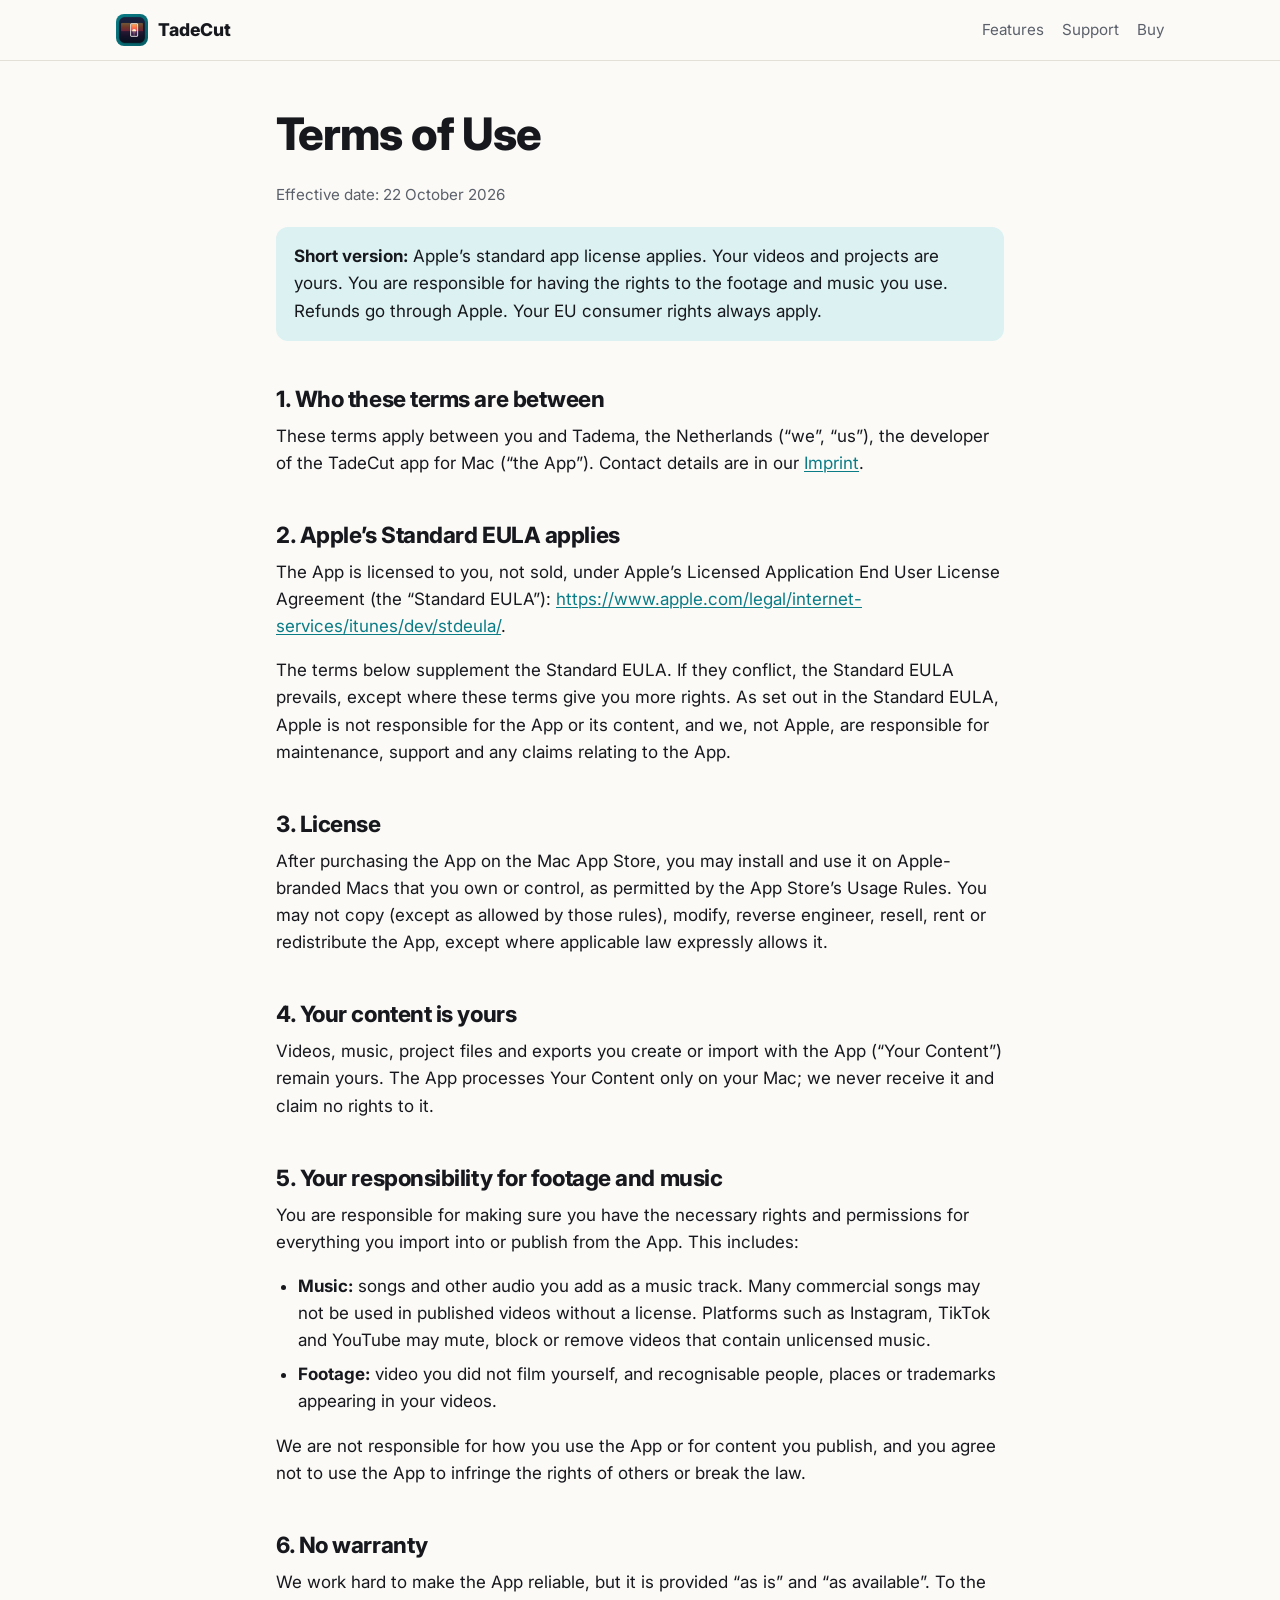
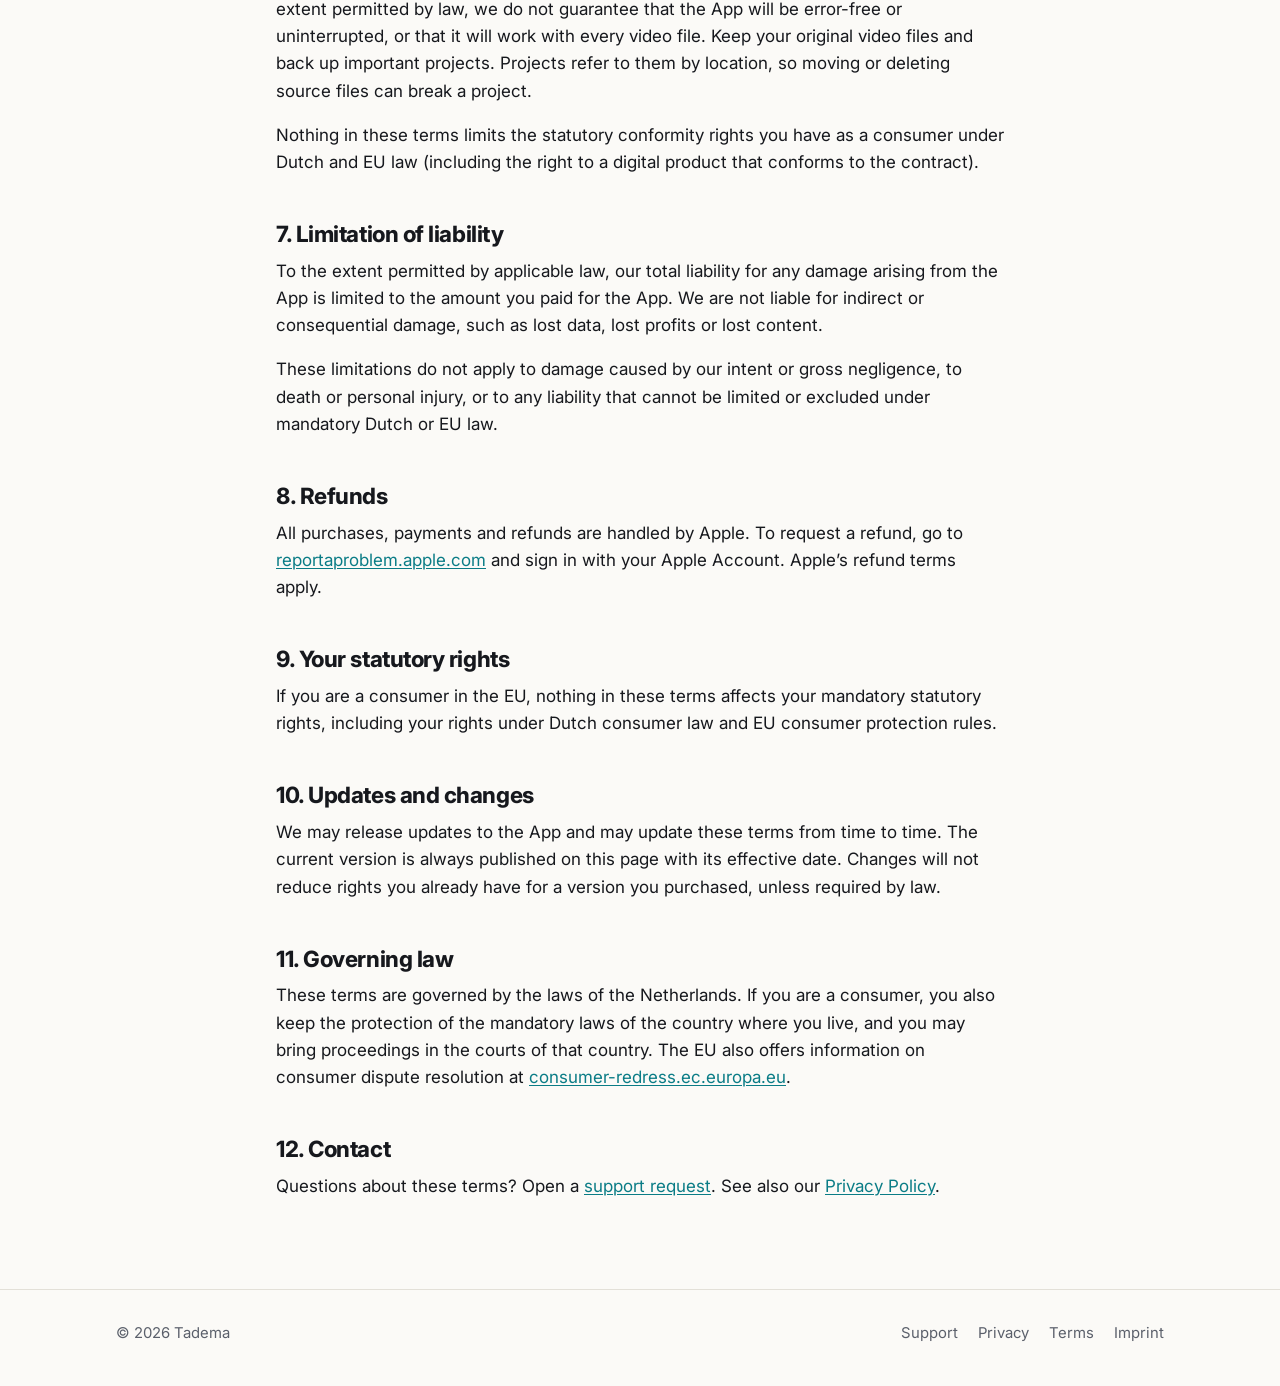
<file: terms.html>
<!DOCTYPE html>
<html lang="en">
<head>
  <meta charset="utf-8">
  <meta name="viewport" content="width=device-width, initial-scale=1">
  <title>Terms of Use — TadeCut</title>
  <meta name="description" content="Terms of Use and license terms for the TadeCut Mac app.">
  <meta name="color-scheme" content="light dark">
  <link rel="icon" href="assets/icon-512.png">
  <link rel="preconnect" href="https://fonts.googleapis.com">
  <link rel="preconnect" href="https://fonts.gstatic.com" crossorigin>
  <link href="https://fonts.googleapis.com/css2?family=Inter:wght@400;600;700;800&amp;display=swap" rel="stylesheet">
  <link rel="stylesheet" href="style.css">
</head>
<body>
<a class="skip" href="#main">Skip to content</a>
<header class="site-header">
  <div class="wrap">
    <a class="brand" href="index.html"><img class="brand-icon" src="assets/icon-512.png" alt="" width="32" height="32">TadeCut</a>
    <nav class="nav" aria-label="Main">
      <a class="nav-optional" href="index.html#features">Features</a>
      <a href="support.html">Support</a>
      <a href="index.html#price">Buy</a>
    </nav>
  </div>
</header>

<main id="main" class="doc">
  <div class="wrap narrow">
    <h1>Terms of Use</h1>
    <p class="meta">Effective date: 22 October 2026</p>

    <div class="note">
      <p><strong>Short version:</strong> Apple’s standard app license applies. Your videos and projects are yours. You are responsible for having the rights to the footage and music you use. Refunds go through Apple. Your EU consumer rights always apply.</p>
    </div>

    <h2>1. Who these terms are between</h2>
    <p>These terms apply between you and Tadema, the Netherlands (“we”, “us”), the developer of the TadeCut app for Mac (“the App”). Contact details are in our <a href="imprint.html">Imprint</a>.</p>

    <h2>2. Apple’s Standard EULA applies</h2>
    <p>The App is licensed to you, not sold, under Apple’s Licensed Application End User License Agreement (the “Standard EULA”): <a href="https://www.apple.com/legal/internet-services/itunes/dev/stdeula/">https://www.apple.com/legal/internet-services/itunes/dev/stdeula/</a>.</p>
    <p>The terms below supplement the Standard EULA. If they conflict, the Standard EULA prevails, except where these terms give you more rights. As set out in the Standard EULA, Apple is not responsible for the App or its content, and we, not Apple, are responsible for maintenance, support and any claims relating to the App.</p>

    <h2>3. License</h2>
    <p>After purchasing the App on the Mac App Store, you may install and use it on Apple-branded Macs that you own or control, as permitted by the App Store’s Usage Rules. You may not copy (except as allowed by those rules), modify, reverse engineer, resell, rent or redistribute the App, except where applicable law expressly allows it.</p>

    <h2>4. Your content is yours</h2>
    <p>Videos, music, project files and exports you create or import with the App (“Your Content”) remain yours. The App processes Your Content only on your Mac; we never receive it and claim no rights to it.</p>

    <h2>5. Your responsibility for footage and music</h2>
    <p>You are responsible for making sure you have the necessary rights and permissions for everything you import into or publish from the App. This includes:</p>
    <ul>
      <li><strong>Music:</strong> songs and other audio you add as a music track. Many commercial songs may not be used in published videos without a license. Platforms such as Instagram, TikTok and YouTube may mute, block or remove videos that contain unlicensed music.</li>
      <li><strong>Footage:</strong> video you did not film yourself, and recognisable people, places or trademarks appearing in your videos.</li>
    </ul>
    <p>We are not responsible for how you use the App or for content you publish, and you agree not to use the App to infringe the rights of others or break the law.</p>

    <h2>6. No warranty</h2>
    <p>We work hard to make the App reliable, but it is provided “as is” and “as available”. To the extent permitted by law, we do not guarantee that the App will be error-free or uninterrupted, or that it will work with every video file. Keep your original video files and back up important projects. Projects refer to them by location, so moving or deleting source files can break a project.</p>
    <p>Nothing in these terms limits the statutory conformity rights you have as a consumer under Dutch and EU law (including the right to a digital product that conforms to the contract).</p>

    <h2>7. Limitation of liability</h2>
    <p>To the extent permitted by applicable law, our total liability for any damage arising from the App is limited to the amount you paid for the App. We are not liable for indirect or consequential damage, such as lost data, lost profits or lost content.</p>
    <p>These limitations do not apply to damage caused by our intent or gross negligence, to death or personal injury, or to any liability that cannot be limited or excluded under mandatory Dutch or EU law.</p>

    <h2>8. Refunds</h2>
    <p>All purchases, payments and refunds are handled by Apple. To request a refund, go to <a href="https://reportaproblem.apple.com">reportaproblem.apple.com</a> and sign in with your Apple Account. Apple’s refund terms apply.</p>

    <h2>9. Your statutory rights</h2>
    <p>If you are a consumer in the EU, nothing in these terms affects your mandatory statutory rights, including your rights under Dutch consumer law and EU consumer protection rules.</p>

    <h2>10. Updates and changes</h2>
    <p>We may release updates to the App and may update these terms from time to time. The current version is always published on this page with its effective date. Changes will not reduce rights you already have for a version you purchased, unless required by law.</p>

    <h2>11. Governing law</h2>
    <p>These terms are governed by the laws of the Netherlands. If you are a consumer, you also keep the protection of the mandatory laws of the country where you live, and you may bring proceedings in the courts of that country. The EU also offers information on consumer dispute resolution at <a href="https://consumer-redress.ec.europa.eu">consumer-redress.ec.europa.eu</a>.</p>

    <h2>12. Contact</h2>
    <p>Questions about these terms? Open a <a href="https://github.com/tademaco/tadecut/issues/new/choose">support request</a>. See also our <a href="privacy.html">Privacy Policy</a>.</p>
  </div>
</main>

<footer class="site-footer">
  <div class="wrap">
    <span>© 2026 Tadema</span>
    <nav aria-label="Footer">
      <a href="support.html">Support</a>
      <a href="privacy.html">Privacy</a>
      <a href="terms.html" aria-current="page">Terms</a>
      <a href="imprint.html">Imprint</a>
    </nav>
  </div>
</footer>
</body>
</html>
</file>
<file: style.css>
/* TadeCut site — shared stylesheet */
:root {
  --bg: #fbfaf7;
  --bg-alt: #f1efe9;
  --surface: #ffffff;
  --text: #16181d;
  --muted: #5b606b;
  --border: #e3e0d8;
  --accent: #0a7c86;
  --accent-strong: #075f67;
  --accent-soft: #dcf1f2;
  --on-accent: #ffffff;
  --shadow: 0 1px 2px rgba(20, 20, 30, .06), 0 8px 24px rgba(20, 20, 30, .06);
  --radius: 14px;
  --max: 1080px;
  --gutter: 16px;
  --font: "Inter", -apple-system, BlinkMacSystemFont, "Segoe UI", Roboto, Helvetica, Arial, sans-serif;
  color-scheme: light dark;
}

@media (prefers-color-scheme: dark) {
  :root {
    --bg: #111317;
    --bg-alt: #171a1f;
    --surface: #1c2026;
    --text: #eceef2;
    --muted: #a0a6b1;
    --border: #2c313a;
    --accent: #3cc3cf;
    --accent-strong: #6ad6df;
    --accent-soft: #15353a;
    --on-accent: #06272b;
    --shadow: 0 1px 2px rgba(0, 0, 0, .3), 0 8px 24px rgba(0, 0, 0, .3);
  }
}

*, *::before, *::after { box-sizing: border-box; }

html { -webkit-text-size-adjust: 100%; }

body {
  margin: 0;
  background: var(--bg);
  color: var(--text);
  font-family: var(--font);
  font-size: 17px;
  line-height: 1.6;
  overflow-x: hidden;
}

img, video { max-width: 100%; display: block; }

a { color: var(--accent); text-underline-offset: 2px; }
a:hover { color: var(--accent-strong); }

h1, h2, h3 { line-height: 1.15; letter-spacing: -0.02em; margin: 0 0 .5em; }
h1 { font-size: clamp(2.2rem, 6vw, 3.6rem); font-weight: 800; }
h2 { font-size: clamp(1.6rem, 4vw, 2.2rem); font-weight: 750; }
h3 { font-size: 1.15rem; font-weight: 700; }
p { margin: 0 0 1em; }

.wrap {
  width: 100%;
  max-width: var(--max);
  margin: 0 auto;
  padding: 0 var(--gutter);
}
.narrow { max-width: 760px; }

.skip {
  position: absolute; left: -999px; top: 0;
  background: var(--surface); padding: 8px 12px; z-index: 10;
}
.skip:focus { left: var(--gutter); }

/* Header */
.site-header {
  border-bottom: 1px solid var(--border);
  background: var(--bg);
  position: sticky; top: 0; z-index: 5;
}
.site-header .wrap {
  display: flex; align-items: center; justify-content: space-between;
  gap: 12px; min-height: 60px;
}
.brand {
  display: flex; align-items: center; gap: 10px;
  font-weight: 800; font-size: 1.1rem; color: var(--text); text-decoration: none;
}
.brand-icon {
  width: 32px; height: 32px; border-radius: 8px;
  background: linear-gradient(135deg, var(--accent), var(--accent-strong));
  object-fit: cover; flex: none;
}
.nav { display: flex; gap: 18px; flex-wrap: wrap; }
.nav a { color: var(--muted); text-decoration: none; font-size: .95rem; }
.nav a:hover, .nav a[aria-current="page"] { color: var(--text); }

/* Buttons */
.btn {
  display: inline-flex; align-items: center; justify-content: center; gap: 10px;
  padding: 13px 22px; border-radius: 12px;
  background: var(--text); color: var(--bg);
  font-weight: 650; text-decoration: none; font-size: 1rem;
  border: 0; transition: transform .1s ease, opacity .1s ease;
}
.btn:hover { color: var(--bg); opacity: .9; }
.btn:active { transform: translateY(1px); }
.btn svg { width: 20px; height: 20px; fill: currentColor; flex: none; }
.btn-ghost { background: transparent; color: var(--text); border: 1px solid var(--border); }
.btn-ghost:hover { color: var(--text); background: var(--bg-alt); }

/* Sections */
section { padding: 72px 0; }
.section-alt { background: var(--bg-alt); }
.eyebrow {
  display: inline-block; font-size: .8rem; font-weight: 700; letter-spacing: .08em;
  text-transform: uppercase; color: var(--accent); margin-bottom: 10px;
}
.lead { font-size: 1.2rem; color: var(--muted); max-width: 40em; }
.center { text-align: center; }
.center .lead { margin-left: auto; margin-right: auto; }

/* Hero */
.hero { padding: 64px 0 72px; }
.hero-grid {
  display: grid; grid-template-columns: 1.1fr .9fr; gap: 48px; align-items: center;
}
.hero-actions { display: flex; flex-wrap: wrap; gap: 12px; align-items: center; margin-top: 24px; }
.price-note { color: var(--muted); font-size: .95rem; }

.media-box {
  position: relative; overflow: hidden; border-radius: var(--radius);
  background:
    linear-gradient(135deg, var(--accent-soft), var(--bg-alt));
  border: 1px solid var(--border);
}
.media-box > img, .media-box > video {
  position: absolute; inset: 0; width: 100%; height: 100%; object-fit: cover;
}
.ratio-16x9 { aspect-ratio: 16 / 9; }
.ratio-16x10 { aspect-ratio: 16 / 10; }
.ratio-9x16 { aspect-ratio: 9 / 16; }

/* Phone frame around the demo */
.phone {
  width: min(300px, 78vw); margin: 0 auto;
  padding: 10px; border-radius: 40px;
  background: #0d0f12; box-shadow: var(--shadow);
}
.phone .media-box { border-radius: 30px; border: 0; }

/* Features */
.grid { display: grid; gap: 20px; }
.grid-2 { grid-template-columns: repeat(2, minmax(0, 1fr)); }
.grid-3 { grid-template-columns: repeat(3, minmax(0, 1fr)); }
.grid-4 { grid-template-columns: repeat(4, minmax(0, 1fr)); }

.card {
  background: var(--surface); border: 1px solid var(--border);
  border-radius: var(--radius); padding: 24px; box-shadow: var(--shadow);
}
.card p:last-child { margin-bottom: 0; }
.card p { color: var(--muted); }
.icon-dot {
  width: 40px; height: 40px; border-radius: 10px; margin-bottom: 14px;
  background: var(--accent-soft); color: var(--accent);
  display: grid; place-items: center; font-weight: 800;
}

/* Steps */
.steps { counter-reset: step; list-style: none; padding: 0; margin: 32px 0 0; }
.steps li { counter-increment: step; position: relative; padding-top: 52px; }
.steps li::before {
  content: counter(step);
  position: absolute; top: 0; left: 0;
  width: 38px; height: 38px; border-radius: 50%;
  background: var(--accent); color: var(--on-accent);
  display: grid; place-items: center; font-weight: 800;
}
.steps p { color: var(--muted); }

/* Screenshots */
.shots { margin-top: 32px; }
.shots figure { margin: 0; }
.shots figcaption { margin-top: 10px; font-size: .95rem; color: var(--muted); }

/* Privacy band */
.privacy-band {
  display: grid; grid-template-columns: auto 1fr; gap: 24px; align-items: center;
}
.shield {
  width: 72px; height: 72px; border-radius: 18px;
  background: var(--accent-soft); color: var(--accent);
  display: grid; place-items: center;
}
.shield svg { width: 36px; height: 36px; fill: none; stroke: currentColor; stroke-width: 2; }
.checks { list-style: none; padding: 0; margin: 12px 0 0; display: flex; flex-wrap: wrap; gap: 8px 20px; }
.checks li::before { content: "✓ "; color: var(--accent); font-weight: 800; }

/* Price */
.price-card { max-width: 460px; margin: 32px auto 0; text-align: center; padding: 36px 28px; }
.price { font-size: 3.2rem; font-weight: 800; letter-spacing: -0.03em; line-height: 1; margin: 6px 0 4px; color: var(--text); }
.price-card ul { list-style: none; padding: 0; margin: 20px 0 26px; color: var(--muted); }
.price-card li { padding: 4px 0; }

/* FAQ */
.faq { margin-top: 28px; }
.faq details {
  border-bottom: 1px solid var(--border); padding: 16px 0;
}
.faq summary {
  cursor: pointer; font-weight: 650; list-style: none;
  display: flex; justify-content: space-between; gap: 16px;
}
.faq summary::-webkit-details-marker { display: none; }
.faq summary::after { content: "+"; color: var(--accent); font-weight: 800; flex: none; }
.faq details[open] summary::after { content: "–"; }
.faq details p { margin: 10px 0 0; color: var(--muted); }

/* Docs / legal pages */
.doc { padding: 48px 0 72px; }
.doc h1 { font-size: clamp(2rem, 5vw, 2.8rem); }
.doc h2 { font-size: 1.4rem; margin-top: 2em; }
.doc h3 { margin-top: 1.5em; }
.doc ul, .doc ol { padding-left: 1.3em; }
.doc li { margin-bottom: .4em; }
.meta { color: var(--muted); font-size: .95rem; }
.note {
  background: var(--accent-soft); border-radius: 12px; padding: 16px 18px; margin: 20px 0;
}
.note p:last-child { margin-bottom: 0; }

.table-wrap { overflow-x: auto; margin: 16px 0; }
table { width: 100%; border-collapse: collapse; font-size: .97rem; }
th, td { text-align: left; padding: 10px 12px; border-bottom: 1px solid var(--border); vertical-align: top; }
th { color: var(--muted); font-weight: 650; font-size: .85rem; text-transform: uppercase; letter-spacing: .05em; }
kbd {
  font-family: ui-monospace, SFMono-Regular, Menlo, monospace; font-size: .88em;
  background: var(--surface); border: 1px solid var(--border); border-bottom-width: 2px;
  border-radius: 6px; padding: 1px 7px; white-space: nowrap;
}
dl.facts { display: grid; grid-template-columns: max-content 1fr; gap: 8px 24px; }
dl.facts dt { color: var(--muted); }
dl.facts dd { margin: 0; overflow-wrap: anywhere; }

/* Footer */
.site-footer { border-top: 1px solid var(--border); padding: 32px 0 40px; color: var(--muted); font-size: .93rem; }
.site-footer .wrap { display: flex; flex-wrap: wrap; justify-content: space-between; gap: 16px; }
.site-footer nav { display: flex; flex-wrap: wrap; gap: 8px 20px; }
.site-footer a { color: var(--muted); text-decoration: none; }
.site-footer a:hover { color: var(--text); }

/* Responsive */
@media (max-width: 900px) {
  .grid-4 { grid-template-columns: repeat(2, minmax(0, 1fr)); }
  .grid-3 { grid-template-columns: minmax(0, 1fr); }
  .hero-grid { grid-template-columns: minmax(0, 1fr); gap: 40px; }
}
@media (max-width: 640px) {
  body { font-size: 16px; }
  section { padding: 52px 0; }
  .hero { padding: 40px 0 52px; }
  .grid-2, .grid-4 { grid-template-columns: minmax(0, 1fr); }
  .nav { gap: 14px; }
  .nav .nav-optional { display: none; }
  .privacy-band { grid-template-columns: minmax(0, 1fr); }
  .hero-actions .btn { width: 100%; }
  dl.facts { grid-template-columns: minmax(0, 1fr); gap: 2px; }
  dl.facts dd { margin-bottom: 10px; }
}
@media (prefers-reduced-motion: reduce) {
  * { transition: none !important; }
}

.doc code { font-family: ui-monospace, SFMono-Regular, Menlo, monospace; font-size: .9em; overflow-wrap: anywhere; }
.mt-36 { margin-top: 36px; }
.mt-28 { margin-top: 28px; }
.media-box > img { color: transparent; font-size: 0; }
</file>
